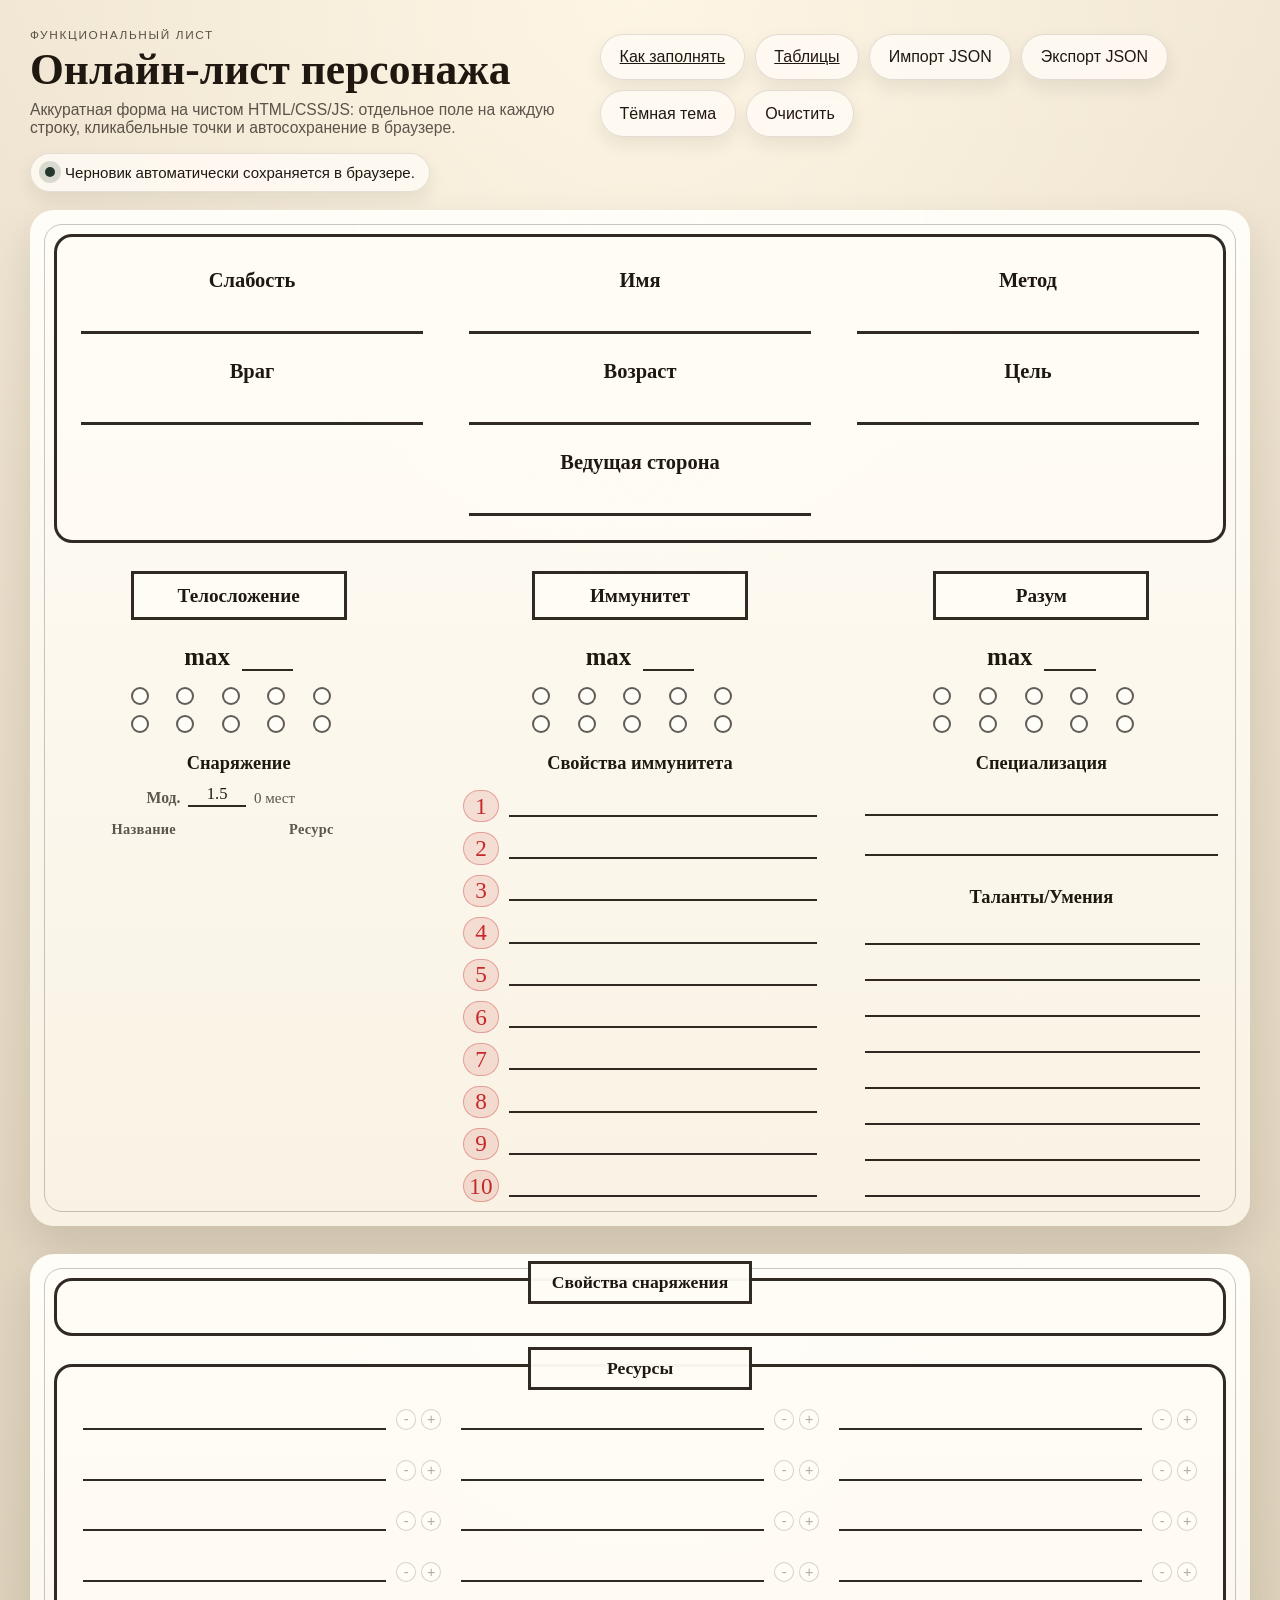
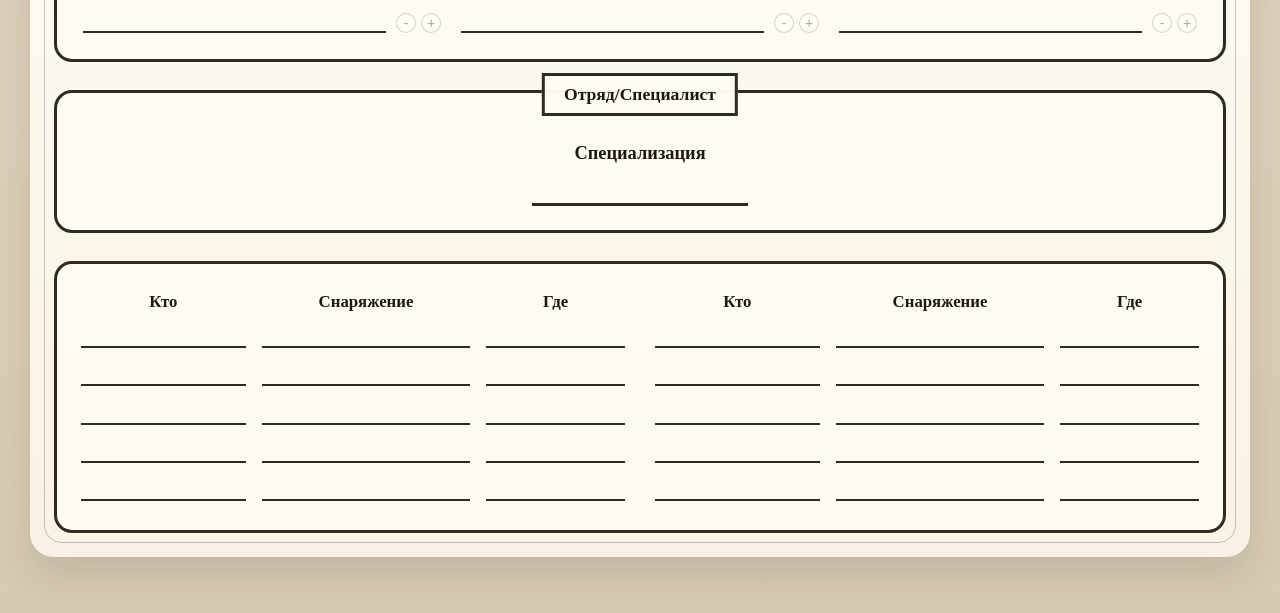
<file: index.html>
<!DOCTYPE html>
<html lang="ru">
  <head>
    <meta charset="UTF-8" />
    <meta name="viewport" content="width=device-width, initial-scale=1.0" />
    <title>Онлайн-лист персонажа</title>
    <link rel="stylesheet" href="styles.css?v=20260407-19" />
  </head>
  <body>
    <main class="app-shell">
      <section class="topbar no-print">
        <div class="topbar__text">
          <p class="eyebrow">Функциональный лист</p>
          <h1>Онлайн-лист персонажа</h1>
          <p class="helper">
            Аккуратная форма на чистом HTML/CSS/JS: отдельное поле на каждую строку,
            кликабельные точки и автосохранение в браузере.
          </p>
        </div>
        <div class="topbar__actions">
          <a class="action-button" href="guide.html">Как заполнять</a>
          <a class="action-button" href="tables.html">Таблицы</a>
          <button type="button" class="action-button" id="import-json">
            Импорт JSON
          </button>
          <button type="button" class="action-button" id="export-json">
            Экспорт JSON
          </button>
          <button type="button" class="action-button" id="theme-toggle" aria-pressed="false">
            Тёмная тема
          </button>
          <button type="button" class="action-button action-button--danger" id="reset-sheet">
            Очистить
          </button>
        </div>
        <input type="file" id="import-json-file" class="visually-hidden" accept=".json,application/json" />
      </section>

      <section class="status-card no-print" aria-live="polite" id="save-status">
        Черновик автоматически сохраняется в браузере.
      </section>

      <section class="pages">
        <article class="sheet-page">
          <section class="sheet-card identity-card">
            <div class="identity-grid">
              <label class="field-block field-block--weakness">
                <span class="field-block__label">Слабость</span>
                <span class="line-input line-input--center"><input type="text" data-field="weakness" /></span>
              </label>

              <label class="field-block field-block--name field-block--center">
                <span class="field-block__label field-block__label--large">Имя</span>
                <span class="line-input line-input--center"><input type="text" data-field="name" /></span>
              </label>

              <label class="field-block field-block--method field-block--center">
                <span class="field-block__label">Метод</span>
                <span class="line-input line-input--center"><input type="text" data-field="method" /></span>
              </label>

              <label class="field-block field-block--enemy">
                <span class="field-block__label">Враг</span>
                <span class="line-input line-input--center"><input type="text" data-field="enemy" /></span>
              </label>

              <label class="field-block field-block--age field-block--narrow field-block--center">
                <span class="field-block__label">Возраст</span>
                <span class="line-input line-input--center"><input type="text" data-field="age" /></span>
              </label>

              <label class="field-block field-block--goal field-block--center">
                <span class="field-block__label">Цель</span>
                <span class="line-input line-input--center"><input type="text" data-field="goal" /></span>
              </label>

              <label class="field-block field-block--dominant field-block--wide field-block--center">
                <span class="field-block__label field-block__label--large">Ведущая сторона</span>
                <span class="line-input line-input--center"><input type="text" data-field="dominantSide" /></span>
              </label>
            </div>
          </section>

          <section class="stat-grid">
            <section class="stat-panel">
              <div class="ribbon">Телосложение</div>
              <div class="track-head">
                <span class="track-head__label">max</span>
                <label class="line-input line-input--mini line-input--center">
                  <input type="text" data-field="bodyMax" />
                </label>
              </div>
              <div
                class="track track--two-row"
                data-track="bodyDots"
                data-count="10"
                data-label="Телосложение"
              ></div>
              <h3 class="mini-title">Снаряжение</h3>
              <div class="sub-control">
                <span class="sub-control__label">Мод.</span>
                <label class="line-input line-input--micro line-input--center">
                  <input type="text" data-field="equipmentMultiplier" data-default-value="1.5" />
                </label>
                <span class="sub-control__meta" id="equipment-capacity">0 мест</span>
              </div>
              <div class="equipment-legend" aria-hidden="true">
                <span class="equipment-legend__name">Название</span>
                <span class="equipment-legend__resource">Ресурс</span>
              </div>
              <div
                class="line-list line-list--indexed"
                data-line-list
                data-prefix="equipment"
                data-count="30"
                data-label="Снаряжение"
                data-indexed="true"
                data-dynamic-limit-field="bodyMax"
                data-dynamic-limit-multiplier-field="equipmentMultiplier"
                data-capacity-display-id="equipment-capacity"
                data-secondary-prefix="equipmentCondition"
                data-secondary-placeholder="проч/кач"
                data-secondary-label="Качество и прочность"
                data-secondary-tone="durability"
                data-transfer-target="resource"
                data-transfer-state-prefix="equipmentResource"
                data-transfer-label="Перенести в ресурсы"
              ></div>
            </section>

            <section class="stat-panel stat-panel--center">
              <div class="ribbon">Иммунитет</div>
              <div class="track-head">
                <span class="track-head__label">max</span>
                <label class="line-input line-input--mini line-input--center">
                  <input type="text" data-field="immunityMax" />
                </label>
              </div>
              <div
                class="track track--two-row"
                data-track="immunityDots"
                data-count="10"
                data-label="Иммунитет"
              ></div>
              <h3 class="mini-title">Свойства иммунитета</h3>
              <div
                class="line-list line-list--indexed line-list--centered"
                data-line-list
                data-prefix="immunityTrait"
                data-count="10"
                data-label="Свойство иммунитета"
                data-indexed="true"
                data-threshold-field="immunityMax"
              ></div>
            </section>

            <section class="stat-panel">
              <div class="ribbon">Разум</div>
              <div class="track-head">
                <span class="track-head__label">max</span>
                <label class="line-input line-input--mini line-input--center">
                  <input type="text" data-field="mindMax" />
                </label>
              </div>
              <div
                class="track track--two-row"
                data-track="mindDots"
                data-count="10"
                data-label="Разум"
              ></div>
              <h3 class="mini-title">Специализация</h3>
              <div
                class="line-list line-list--compact"
                data-line-list
                data-prefix="specialization"
                data-count="2"
                data-label="Специализация"
              ></div>
              <h3 class="mini-title mini-title--spaced">Таланты/Умения</h3>
              <div
                class="talent-tree"
                data-talent-tree
                data-prefix="talent"
                data-count="8"
                data-skill-count="6"
                data-label="Талант"
              ></div>
            </section>
          </section>
        </article>

        <article class="sheet-page">
          <section class="sheet-card stacked-card">
            <div class="box-title">Свойства снаряжения</div>
            <div
              class="equipment-properties"
              data-equipment-properties
              data-count="30"
              data-max-pairs="14"
              data-label="Свойство снаряжения"
            ></div>
          </section>

          <section class="sheet-card stacked-card">
            <div class="box-title">Ресурсы</div>
            <div
              class="line-list line-list--wide line-list--resource-grid"
              data-line-list
              data-prefix="resource"
              data-count="15"
              data-label="Ресурс"
              data-resource-controls="true"
            ></div>
          </section>

          <section class="sheet-card squad-card">
            <div class="box-title">Отряд/Специалист</div>
            <div
              class="track track--single-row"
              data-track="squadDots"
              data-count="10"
              data-track-limit-field="mindMax"
              data-label="Отряд или специалист"
            ></div>
            <label class="field-block field-block--wide field-block--center">
              <span class="field-block__label">Специализация</span>
              <span class="line-input line-input--center"><input type="text" data-field="squadSpecialization" /></span>
            </label>
          </section>

          <section class="sheet-card contacts-card">
            <div class="contacts-grid">
              <div class="contacts-group">
                <div class="contact-column">
                  <h3 class="contacts-title">Кто</h3>
                  <div class="line-list line-list--tight" data-line-list data-prefix="leftWho" data-count="5" data-label="Кто слева"></div>
                </div>
                <div class="contact-column">
                  <h3 class="contacts-title">Снаряжение</h3>
                  <div class="line-list line-list--tight" data-line-list data-prefix="leftGear" data-count="5" data-label="Снаряжение слева"></div>
                </div>
                <div class="contact-column">
                  <h3 class="contacts-title">Где</h3>
                  <div class="line-list line-list--tight" data-line-list data-prefix="leftWhere" data-count="5" data-label="Где слева"></div>
                </div>
              </div>
              <div class="contacts-group">
                <div class="contact-column">
                  <h3 class="contacts-title">Кто</h3>
                  <div class="line-list line-list--tight" data-line-list data-prefix="rightWho" data-count="5" data-label="Кто справа"></div>
                </div>
                <div class="contact-column">
                  <h3 class="contacts-title">Снаряжение</h3>
                  <div class="line-list line-list--tight" data-line-list data-prefix="rightGear" data-count="5" data-label="Снаряжение справа"></div>
                </div>
                <div class="contact-column">
                  <h3 class="contacts-title">Где</h3>
                  <div class="line-list line-list--tight" data-line-list data-prefix="rightWhere" data-count="5" data-label="Где справа"></div>
                </div>
              </div>
            </div>
          </section>
        </article>
      </section>
    </main>

    <script src="script.js?v=20260407-19"></script>
  </body>
</html>
</file>
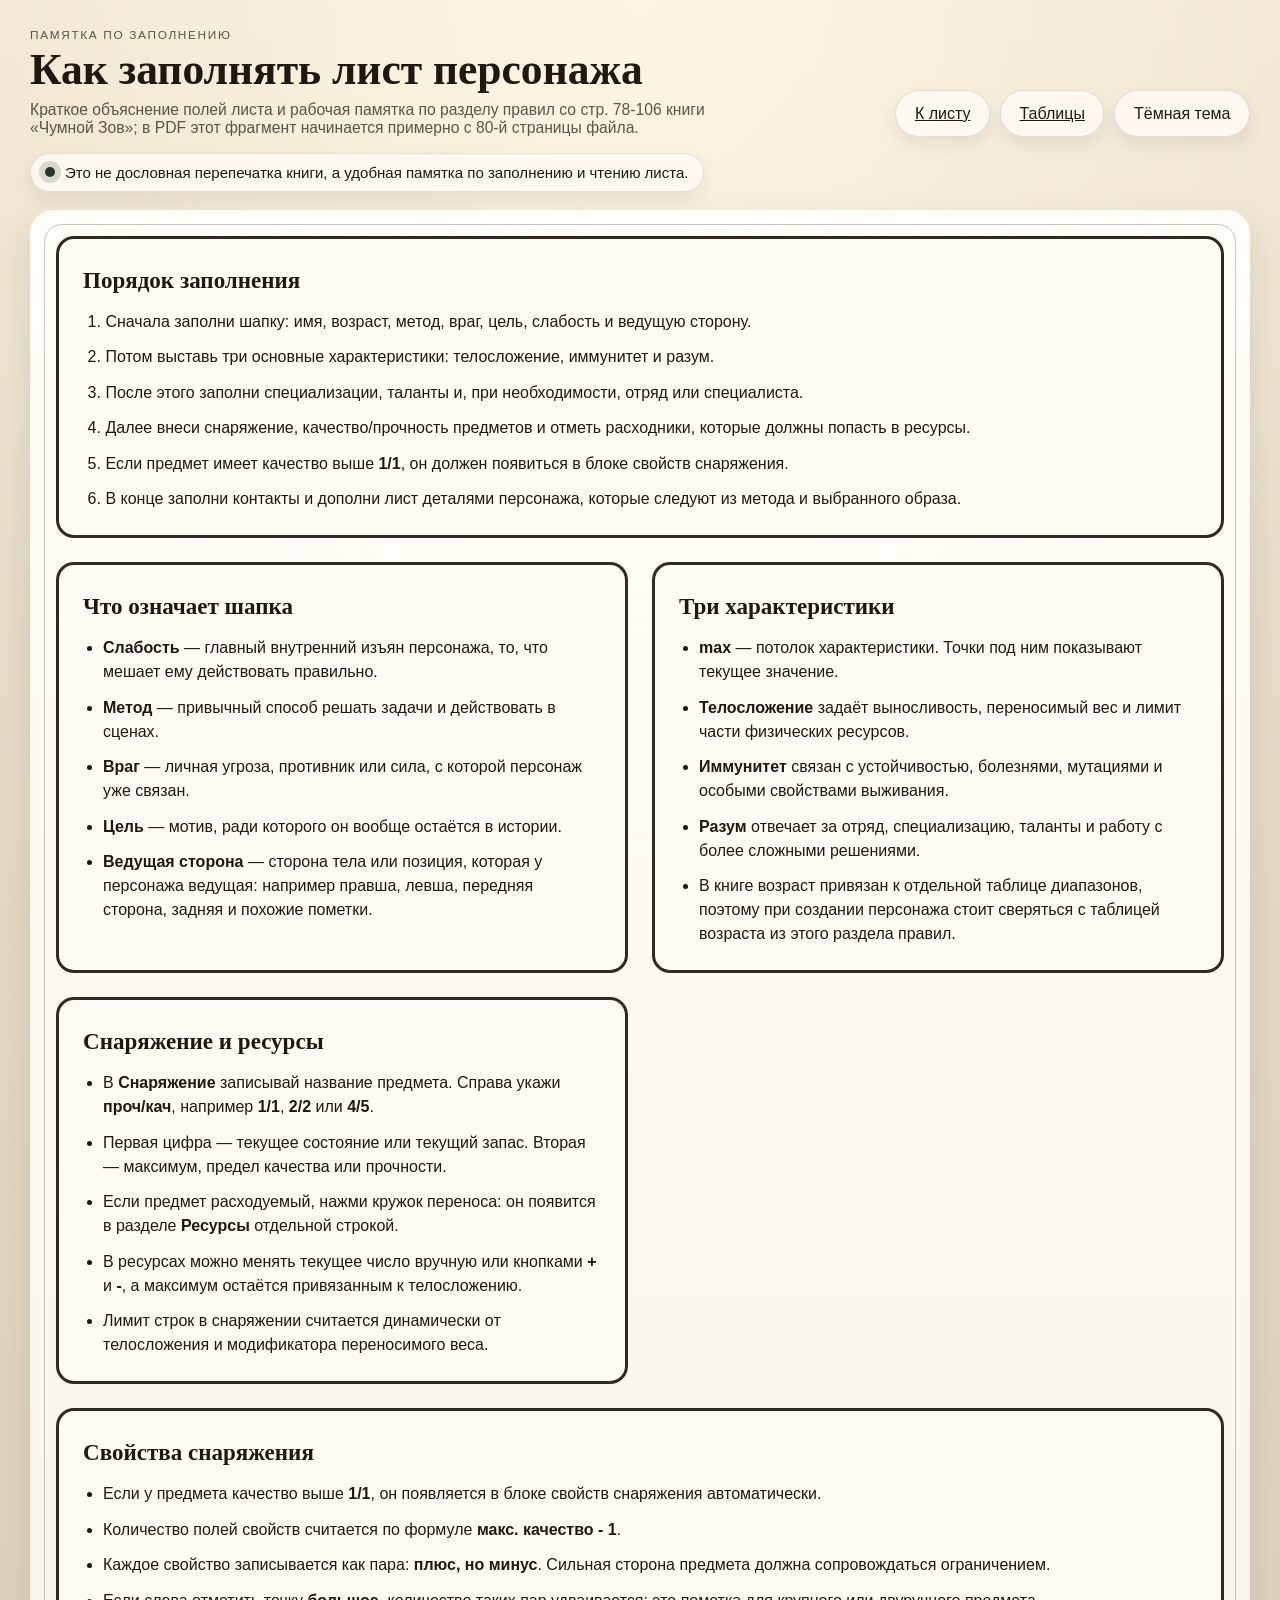
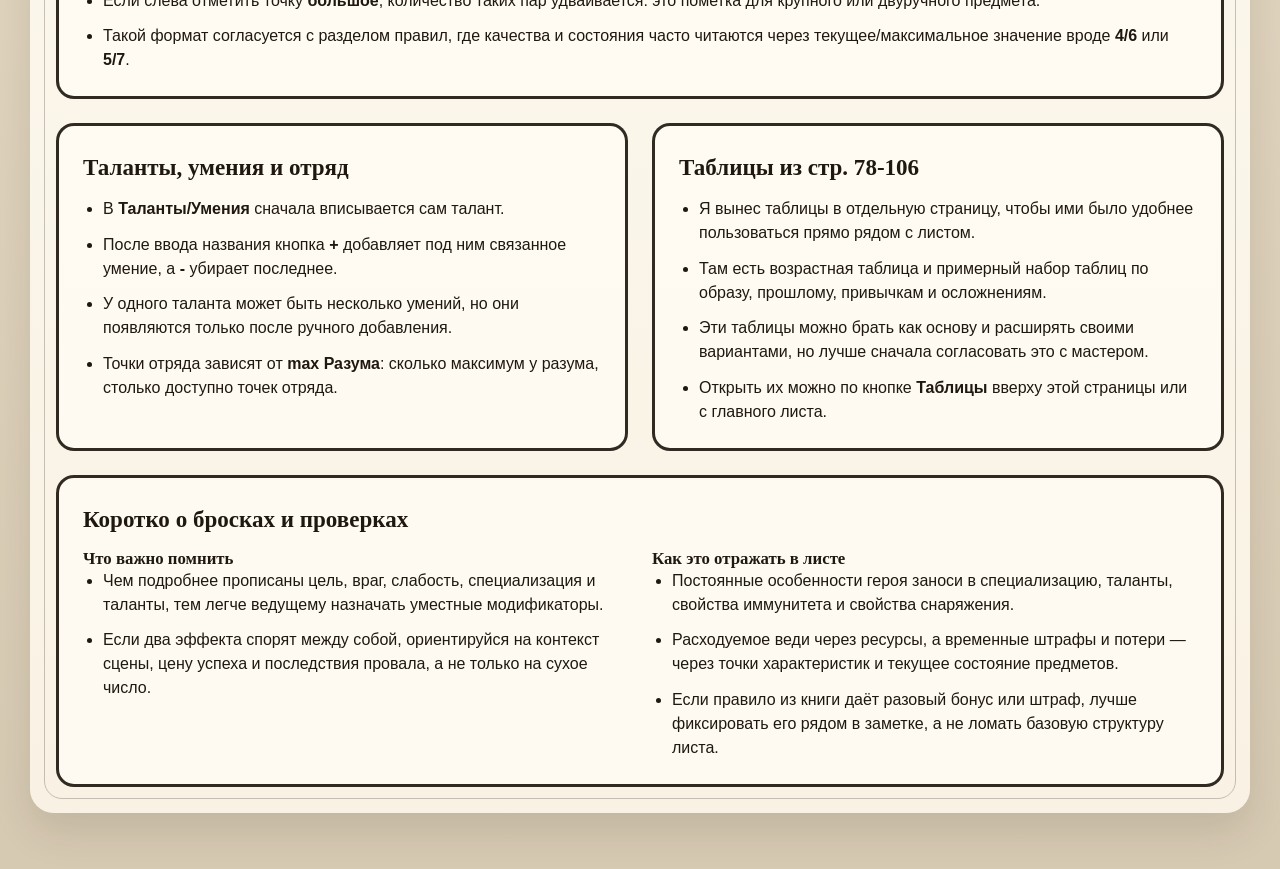
<file: guide.html>
<!DOCTYPE html>
<html lang="ru">
  <head>
    <meta charset="UTF-8" />
    <meta name="viewport" content="width=device-width, initial-scale=1.0" />
    <title>Как заполнять лист персонажа</title>
    <link rel="stylesheet" href="styles.css?v=20260407-19" />
  </head>
  <body>
    <main class="app-shell">
      <section class="topbar no-print">
        <div class="topbar__text">
          <p class="eyebrow">Памятка по заполнению</p>
          <h1>Как заполнять лист персонажа</h1>
          <p class="helper">
            Краткое объяснение полей листа и рабочая памятка по разделу правил со стр. 78-106
            книги «Чумной Зов»; в PDF этот фрагмент начинается примерно с 80-й страницы файла.
          </p>
        </div>
        <div class="topbar__actions">
          <a class="action-button" href="index.html">К листу</a>
          <a class="action-button" href="tables.html">Таблицы</a>
          <button type="button" class="action-button" id="guide-theme-toggle" aria-pressed="false">
            Тёмная тема
          </button>
        </div>
      </section>

      <section class="status-card no-print">
        Это не дословная перепечатка книги, а удобная памятка по заполнению и чтению листа.
      </section>

      <article class="sheet-page guide-page">
        <section class="guide-grid">
          <section class="sheet-card guide-card guide-card--wide">
            <h2>Порядок заполнения</h2>
            <ol class="guide-list guide-list--ordered">
              <li>Сначала заполни шапку: имя, возраст, метод, враг, цель, слабость и ведущую сторону.</li>
              <li>Потом выставь три основные характеристики: телосложение, иммунитет и разум.</li>
              <li>После этого заполни специализации, таланты и, при необходимости, отряд или специалиста.</li>
              <li>Далее внеси снаряжение, качество/прочность предметов и отметь расходники, которые должны попасть в ресурсы.</li>
              <li>Если предмет имеет качество выше <strong>1/1</strong>, он должен появиться в блоке свойств снаряжения.</li>
              <li>В конце заполни контакты и дополни лист деталями персонажа, которые следуют из метода и выбранного образа.</li>
            </ol>
          </section>

          <section class="sheet-card guide-card">
            <h2>Что означает шапка</h2>
            <ul class="guide-list">
              <li><strong>Слабость</strong> — главный внутренний изъян персонажа, то, что мешает ему действовать правильно.</li>
              <li><strong>Метод</strong> — привычный способ решать задачи и действовать в сценах.</li>
              <li><strong>Враг</strong> — личная угроза, противник или сила, с которой персонаж уже связан.</li>
              <li><strong>Цель</strong> — мотив, ради которого он вообще остаётся в истории.</li>
              <li><strong>Ведущая сторона</strong> — сторона тела или позиция, которая у персонажа ведущая: например правша, левша, передняя сторона, задняя и похожие пометки.</li>
            </ul>
          </section>

          <section class="sheet-card guide-card">
            <h2>Три характеристики</h2>
            <ul class="guide-list">
              <li><strong>max</strong> — потолок характеристики. Точки под ним показывают текущее значение.</li>
              <li><strong>Телосложение</strong> задаёт выносливость, переносимый вес и лимит части физических ресурсов.</li>
              <li><strong>Иммунитет</strong> связан с устойчивостью, болезнями, мутациями и особыми свойствами выживания.</li>
              <li><strong>Разум</strong> отвечает за отряд, специализацию, таланты и работу с более сложными решениями.</li>
              <li>В книге возраст привязан к отдельной таблице диапазонов, поэтому при создании персонажа стоит сверяться с таблицей возраста из этого раздела правил.</li>
            </ul>
          </section>

          <section class="sheet-card guide-card">
            <h2>Снаряжение и ресурсы</h2>
            <ul class="guide-list">
              <li>В <strong>Снаряжение</strong> записывай название предмета. Справа укажи <strong>проч/кач</strong>, например <strong>1/1</strong>, <strong>2/2</strong> или <strong>4/5</strong>.</li>
              <li>Первая цифра — текущее состояние или текущий запас. Вторая — максимум, предел качества или прочности.</li>
              <li>Если предмет расходуемый, нажми кружок переноса: он появится в разделе <strong>Ресурсы</strong> отдельной строкой.</li>
              <li>В ресурсах можно менять текущее число вручную или кнопками <strong>+</strong> и <strong>-</strong>, а максимум остаётся привязанным к телосложению.</li>
              <li>Лимит строк в снаряжении считается динамически от телосложения и модификатора переносимого веса.</li>
            </ul>
          </section>

          <section class="sheet-card guide-card guide-card--wide">
            <h2>Свойства снаряжения</h2>
            <ul class="guide-list">
              <li>Если у предмета качество выше <strong>1/1</strong>, он появляется в блоке свойств снаряжения автоматически.</li>
              <li>Количество полей свойств считается по формуле <strong>макс. качество - 1</strong>.</li>
              <li>Каждое свойство записывается как пара: <strong>плюс, но минус</strong>. Сильная сторона предмета должна сопровождаться ограничением.</li>
              <li>Если слева отметить точку <strong>большое</strong>, количество таких пар удваивается: это пометка для крупного или двуручного предмета.</li>
              <li>Такой формат согласуется с разделом правил, где качества и состояния часто читаются через текущее/максимальное значение вроде <strong>4/6</strong> или <strong>5/7</strong>.</li>
            </ul>
          </section>

          <section class="sheet-card guide-card">
            <h2>Таланты, умения и отряд</h2>
            <ul class="guide-list">
              <li>В <strong>Таланты/Умения</strong> сначала вписывается сам талант.</li>
              <li>После ввода названия кнопка <strong>+</strong> добавляет под ним связанное умение, а <strong>-</strong> убирает последнее.</li>
              <li>У одного таланта может быть несколько умений, но они появляются только после ручного добавления.</li>
              <li>Точки отряда зависят от <strong>max Разума</strong>: сколько максимум у разума, столько доступно точек отряда.</li>
            </ul>
          </section>

          <section class="sheet-card guide-card">
            <h2>Таблицы из стр. 78-106</h2>
            <ul class="guide-list">
              <li>Я вынес таблицы в отдельную страницу, чтобы ими было удобнее пользоваться прямо рядом с листом.</li>
              <li>Там есть возрастная таблица и примерный набор таблиц по образу, прошлому, привычкам и осложнениям.</li>
              <li>Эти таблицы можно брать как основу и расширять своими вариантами, но лучше сначала согласовать это с мастером.</li>
              <li>Открыть их можно по кнопке <strong>Таблицы</strong> вверху этой страницы или с главного листа.</li>
            </ul>
          </section>

          <section class="sheet-card guide-card guide-card--wide">
            <h2>Коротко о бросках и проверках</h2>
            <div class="guide-columns">
              <div>
                <h3>Что важно помнить</h3>
                <ul class="guide-list">
                  <li>Чем подробнее прописаны цель, враг, слабость, специализация и таланты, тем легче ведущему назначать уместные модификаторы.</li>
                  <li>Если два эффекта спорят между собой, ориентируйся на контекст сцены, цену успеха и последствия провала, а не только на сухое число.</li>
                </ul>
              </div>
              <div>
                <h3>Как это отражать в листе</h3>
                <ul class="guide-list">
                  <li>Постоянные особенности героя заноси в специализацию, таланты, свойства иммунитета и свойства снаряжения.</li>
                  <li>Расходуемое веди через ресурсы, а временные штрафы и потери — через точки характеристик и текущее состояние предметов.</li>
                  <li>Если правило из книги даёт разовый бонус или штраф, лучше фиксировать его рядом в заметке, а не ломать базовую структуру листа.</li>
                </ul>
              </div>
            </div>
          </section>
        </section>
      </article>
    </main>

    <script>
      const THEME_KEY = "mama1-theme";
      const themeToggle = document.getElementById("guide-theme-toggle");
      const savedTheme = localStorage.getItem(THEME_KEY) || "light";

      document.body.dataset.theme = savedTheme;
      themeToggle.setAttribute("aria-pressed", String(savedTheme === "dark"));
      themeToggle.textContent = savedTheme === "dark" ? "Светлая тема" : "Тёмная тема";

      themeToggle.addEventListener("click", () => {
        const nextTheme = document.body.dataset.theme === "dark" ? "light" : "dark";
        document.body.dataset.theme = nextTheme;
        localStorage.setItem(THEME_KEY, nextTheme);
        themeToggle.setAttribute("aria-pressed", String(nextTheme === "dark"));
        themeToggle.textContent = nextTheme === "dark" ? "Светлая тема" : "Тёмная тема";
      });
    </script>
  </body>
</html>
</file>
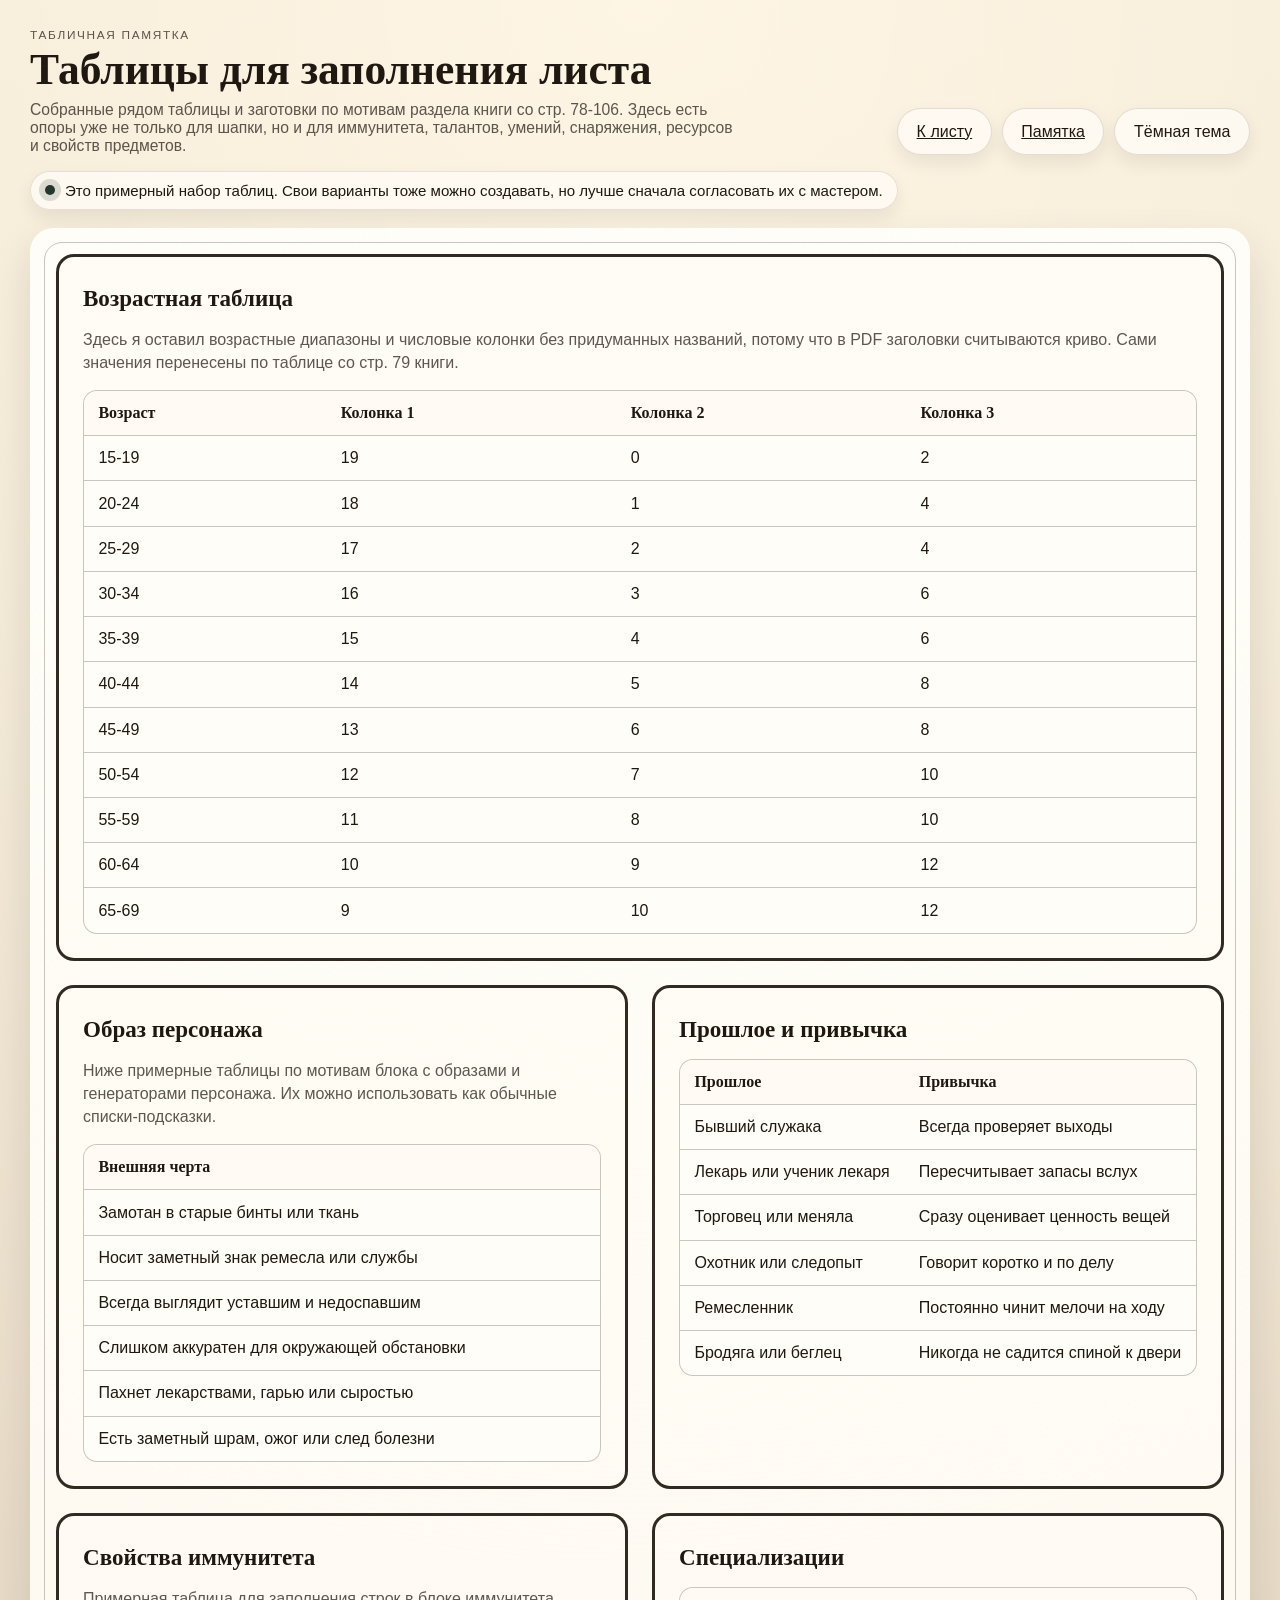
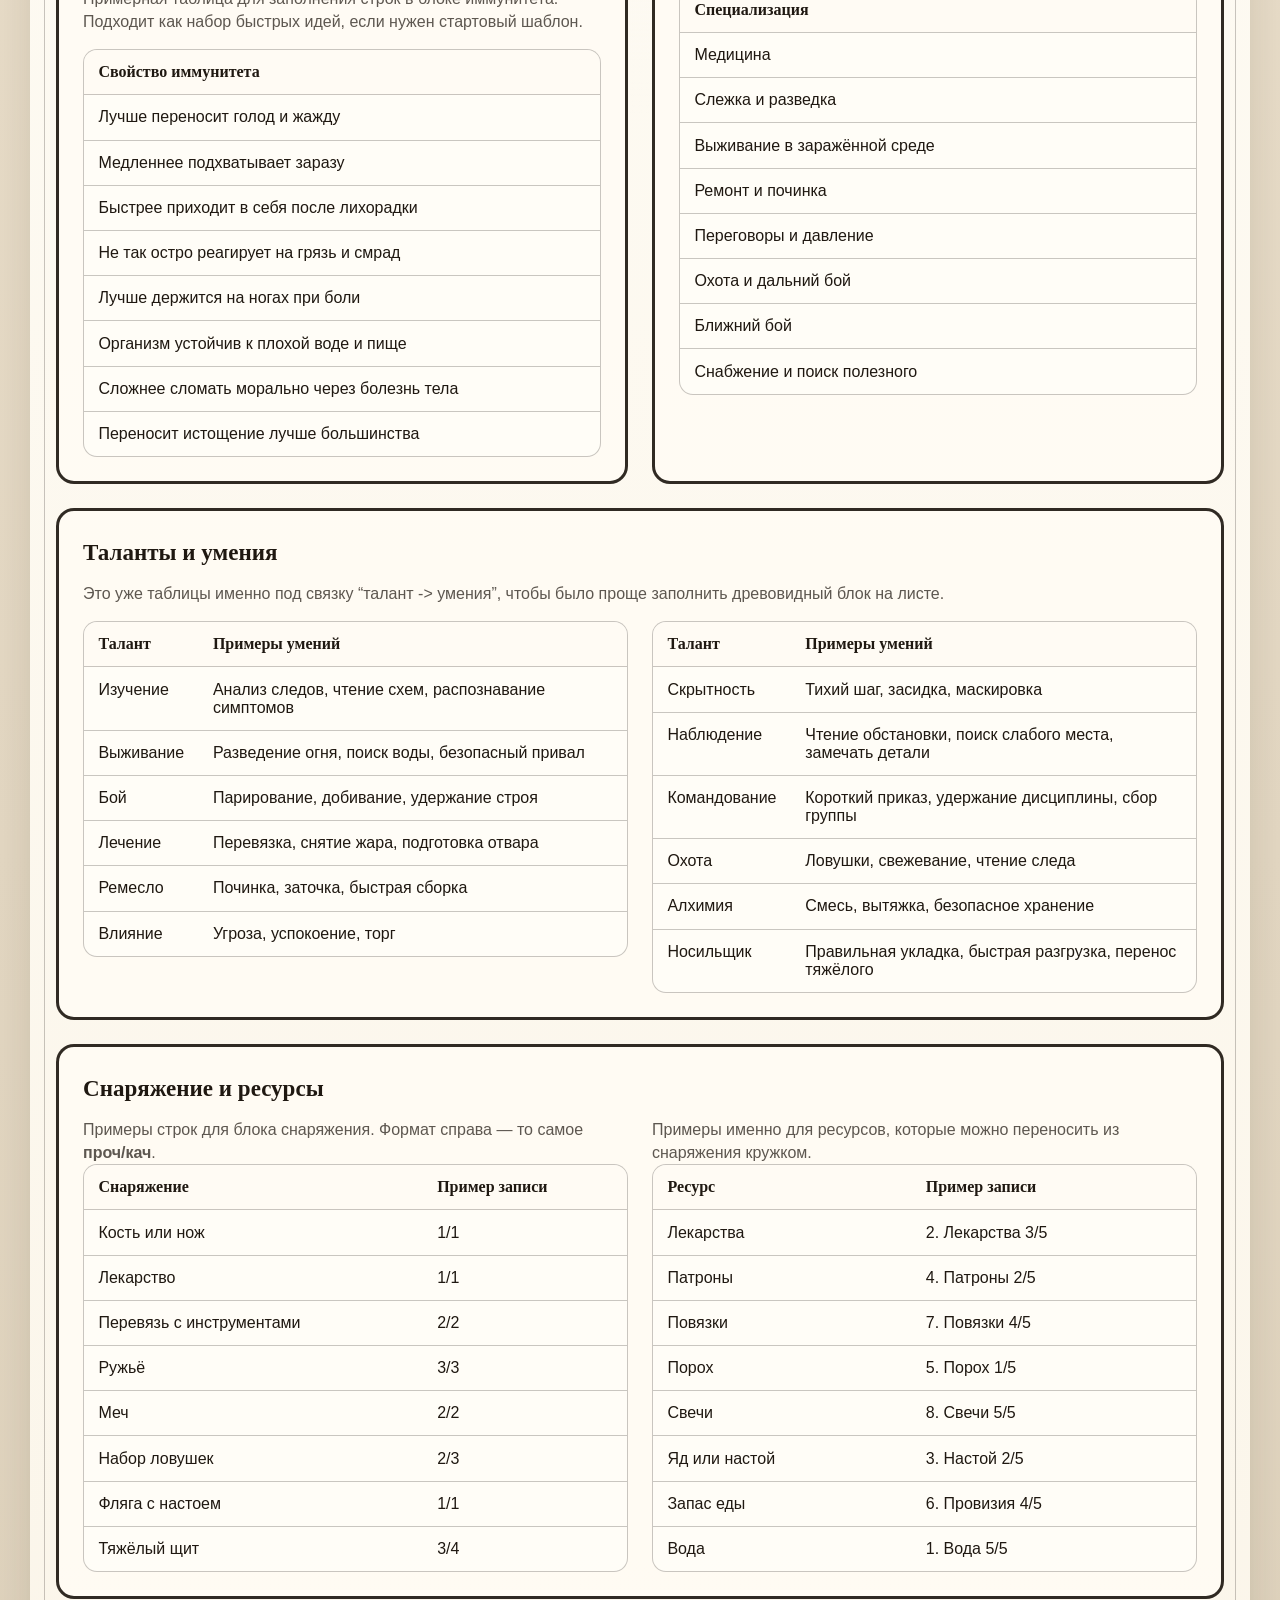
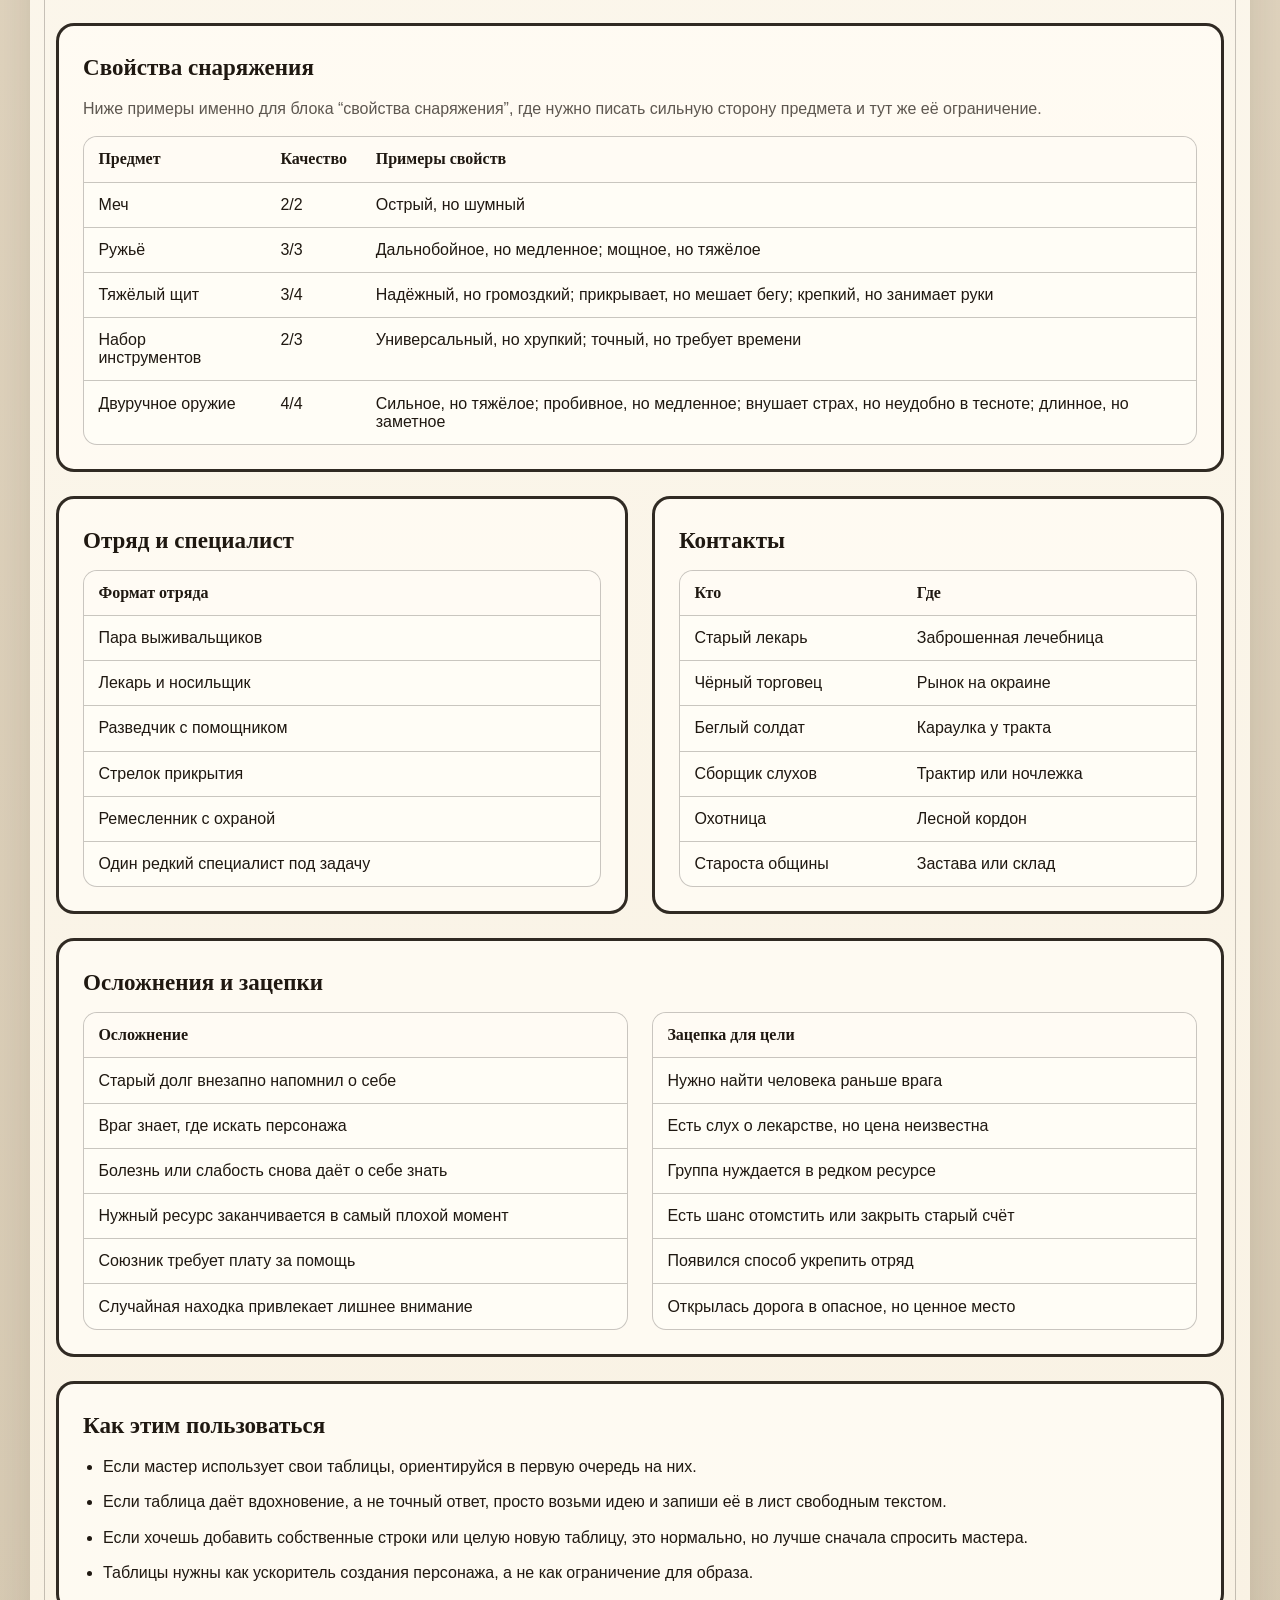
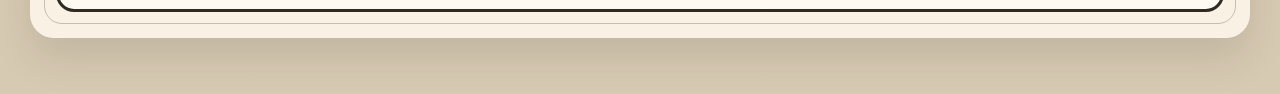
<file: tables.html>
<!DOCTYPE html>
<html lang="ru">
  <head>
    <meta charset="UTF-8" />
    <meta name="viewport" content="width=device-width, initial-scale=1.0" />
    <title>Таблицы для заполнения листа</title>
    <link rel="stylesheet" href="styles.css?v=20260407-19" />
  </head>
  <body>
    <main class="app-shell">
      <section class="topbar no-print">
        <div class="topbar__text">
          <p class="eyebrow">Табличная памятка</p>
          <h1>Таблицы для заполнения листа</h1>
          <p class="helper">
            Собранные рядом таблицы и заготовки по мотивам раздела книги со стр. 78-106.
            Здесь есть опоры уже не только для шапки, но и для иммунитета, талантов,
            умений, снаряжения, ресурсов и свойств предметов.
          </p>
        </div>
        <div class="topbar__actions">
          <a class="action-button" href="index.html">К листу</a>
          <a class="action-button" href="guide.html">Памятка</a>
          <button type="button" class="action-button" id="tables-theme-toggle" aria-pressed="false">
            Тёмная тема
          </button>
        </div>
      </section>

      <section class="status-card no-print">
        Это примерный набор таблиц. Свои варианты тоже можно создавать, но лучше сначала согласовать их с мастером.
      </section>

      <article class="sheet-page guide-page">
        <section class="guide-grid">
          <section class="sheet-card guide-card guide-card--wide">
            <h2>Возрастная таблица</h2>
            <p class="guide-note">
              Здесь я оставил возрастные диапазоны и числовые колонки без придуманных названий, потому что в PDF заголовки считываются криво. Сами значения перенесены по таблице со стр. 79 книги.
            </p>
            <div class="guide-table-wrap">
              <table class="guide-table">
                <thead>
                  <tr>
                    <th>Возраст</th>
                    <th>Колонка 1</th>
                    <th>Колонка 2</th>
                    <th>Колонка 3</th>
                  </tr>
                </thead>
                <tbody>
                  <tr><td>15-19</td><td>19</td><td>0</td><td>2</td></tr>
                  <tr><td>20-24</td><td>18</td><td>1</td><td>4</td></tr>
                  <tr><td>25-29</td><td>17</td><td>2</td><td>4</td></tr>
                  <tr><td>30-34</td><td>16</td><td>3</td><td>6</td></tr>
                  <tr><td>35-39</td><td>15</td><td>4</td><td>6</td></tr>
                  <tr><td>40-44</td><td>14</td><td>5</td><td>8</td></tr>
                  <tr><td>45-49</td><td>13</td><td>6</td><td>8</td></tr>
                  <tr><td>50-54</td><td>12</td><td>7</td><td>10</td></tr>
                  <tr><td>55-59</td><td>11</td><td>8</td><td>10</td></tr>
                  <tr><td>60-64</td><td>10</td><td>9</td><td>12</td></tr>
                  <tr><td>65-69</td><td>9</td><td>10</td><td>12</td></tr>
                </tbody>
              </table>
            </div>
          </section>

          <section class="sheet-card guide-card">
            <h2>Образ персонажа</h2>
            <p class="guide-note">
              Ниже примерные таблицы по мотивам блока с образами и генераторами персонажа. Их можно использовать как обычные списки-подсказки.
            </p>
            <div class="guide-table-wrap">
              <table class="guide-table">
                <thead>
                  <tr>
                        <th>Внешняя черта</th>
                  </tr>
                </thead>
                <tbody>
                  <tr><td>Замотан в старые бинты или ткань</td></tr>
                  <tr><td>Носит заметный знак ремесла или службы</td></tr>
                  <tr><td>Всегда выглядит уставшим и недоспавшим</td></tr>
                  <tr><td>Слишком аккуратен для окружающей обстановки</td></tr>
                  <tr><td>Пахнет лекарствами, гарью или сыростью</td></tr>
                  <tr><td>Есть заметный шрам, ожог или след болезни</td></tr>
                </tbody>
              </table>
            </div>
          </section>

          <section class="sheet-card guide-card">
            <h2>Прошлое и привычка</h2>
            <div class="guide-table-wrap">
              <table class="guide-table">
                <thead>
                  <tr>
                    <th>Прошлое</th>
                    <th>Привычка</th>
                  </tr>
                </thead>
                <tbody>
                  <tr><td>Бывший служака</td><td>Всегда проверяет выходы</td></tr>
                  <tr><td>Лекарь или ученик лекаря</td><td>Пересчитывает запасы вслух</td></tr>
                  <tr><td>Торговец или меняла</td><td>Сразу оценивает ценность вещей</td></tr>
                  <tr><td>Охотник или следопыт</td><td>Говорит коротко и по делу</td></tr>
                  <tr><td>Ремесленник</td><td>Постоянно чинит мелочи на ходу</td></tr>
                  <tr><td>Бродяга или беглец</td><td>Никогда не садится спиной к двери</td></tr>
                </tbody>
              </table>
            </div>
          </section>

          <section class="sheet-card guide-card">
            <h2>Свойства иммунитета</h2>
            <p class="guide-note">
              Примерная таблица для заполнения строк в блоке иммунитета. Подходит как набор быстрых идей, если нужен стартовый шаблон.
            </p>
            <div class="guide-table-wrap">
              <table class="guide-table">
                <thead>
                  <tr>
                    <th>Свойство иммунитета</th>
                  </tr>
                </thead>
                <tbody>
                  <tr><td>Лучше переносит голод и жажду</td></tr>
                  <tr><td>Медленнее подхватывает заразу</td></tr>
                  <tr><td>Быстрее приходит в себя после лихорадки</td></tr>
                  <tr><td>Не так остро реагирует на грязь и смрад</td></tr>
                  <tr><td>Лучше держится на ногах при боли</td></tr>
                  <tr><td>Организм устойчив к плохой воде и пище</td></tr>
                  <tr><td>Сложнее сломать морально через болезнь тела</td></tr>
                  <tr><td>Переносит истощение лучше большинства</td></tr>
                </tbody>
              </table>
            </div>
          </section>

          <section class="sheet-card guide-card">
            <h2>Специализации</h2>
            <div class="guide-table-wrap">
              <table class="guide-table">
                <thead>
                  <tr>
                    <th>Специализация</th>
                  </tr>
                </thead>
                <tbody>
                  <tr><td>Медицина</td></tr>
                  <tr><td>Слежка и разведка</td></tr>
                  <tr><td>Выживание в заражённой среде</td></tr>
                  <tr><td>Ремонт и починка</td></tr>
                  <tr><td>Переговоры и давление</td></tr>
                  <tr><td>Охота и дальний бой</td></tr>
                  <tr><td>Ближний бой</td></tr>
                  <tr><td>Снабжение и поиск полезного</td></tr>
                </tbody>
              </table>
            </div>
          </section>

          <section class="sheet-card guide-card guide-card--wide">
            <h2>Таланты и умения</h2>
            <p class="guide-note">
              Это уже таблицы именно под связку “талант -> умения”, чтобы было проще заполнить древовидный блок на листе.
            </p>
            <div class="guide-columns">
              <div>
                <div class="guide-table-wrap">
                  <table class="guide-table">
                    <thead>
                      <tr>
                        <th>Талант</th>
                        <th>Примеры умений</th>
                      </tr>
                    </thead>
                    <tbody>
                      <tr><td>Изучение</td><td>Анализ следов, чтение схем, распознавание симптомов</td></tr>
                      <tr><td>Выживание</td><td>Разведение огня, поиск воды, безопасный привал</td></tr>
                      <tr><td>Бой</td><td>Парирование, добивание, удержание строя</td></tr>
                      <tr><td>Лечение</td><td>Перевязка, снятие жара, подготовка отвара</td></tr>
                      <tr><td>Ремесло</td><td>Починка, заточка, быстрая сборка</td></tr>
                      <tr><td>Влияние</td><td>Угроза, успокоение, торг</td></tr>
                    </tbody>
                  </table>
                </div>
              </div>
              <div>
                <div class="guide-table-wrap">
                  <table class="guide-table">
                    <thead>
                      <tr>
                        <th>Талант</th>
                        <th>Примеры умений</th>
                      </tr>
                    </thead>
                    <tbody>
                      <tr><td>Скрытность</td><td>Тихий шаг, засидка, маскировка</td></tr>
                      <tr><td>Наблюдение</td><td>Чтение обстановки, поиск слабого места, замечать детали</td></tr>
                      <tr><td>Командование</td><td>Короткий приказ, удержание дисциплины, сбор группы</td></tr>
                      <tr><td>Охота</td><td>Ловушки, свежевание, чтение следа</td></tr>
                      <tr><td>Алхимия</td><td>Смесь, вытяжка, безопасное хранение</td></tr>
                      <tr><td>Носильщик</td><td>Правильная укладка, быстрая разгрузка, перенос тяжёлого</td></tr>
                    </tbody>
                  </table>
                </div>
              </div>
            </div>
          </section>

          <section class="sheet-card guide-card guide-card--wide">
            <h2>Снаряжение и ресурсы</h2>
            <div class="guide-columns">
              <div>
                <p class="guide-note">
                  Примеры строк для блока снаряжения. Формат справа — то самое <strong>проч/кач</strong>.
                </p>
                <div class="guide-table-wrap">
                  <table class="guide-table">
                    <thead>
                      <tr>
                        <th>Снаряжение</th>
                        <th>Пример записи</th>
                      </tr>
                    </thead>
                    <tbody>
                      <tr><td>Кость или нож</td><td>1/1</td></tr>
                      <tr><td>Лекарство</td><td>1/1</td></tr>
                      <tr><td>Перевязь с инструментами</td><td>2/2</td></tr>
                      <tr><td>Ружьё</td><td>3/3</td></tr>
                      <tr><td>Меч</td><td>2/2</td></tr>
                      <tr><td>Набор ловушек</td><td>2/3</td></tr>
                      <tr><td>Фляга с настоем</td><td>1/1</td></tr>
                      <tr><td>Тяжёлый щит</td><td>3/4</td></tr>
                    </tbody>
                  </table>
                </div>
              </div>
              <div>
                <p class="guide-note">
                  Примеры именно для ресурсов, которые можно переносить из снаряжения кружком.
                </p>
                <div class="guide-table-wrap">
                  <table class="guide-table">
                    <thead>
                      <tr>
                        <th>Ресурс</th>
                        <th>Пример записи</th>
                      </tr>
                    </thead>
                    <tbody>
                      <tr><td>Лекарства</td><td>2. Лекарства 3/5</td></tr>
                      <tr><td>Патроны</td><td>4. Патроны 2/5</td></tr>
                      <tr><td>Повязки</td><td>7. Повязки 4/5</td></tr>
                      <tr><td>Порох</td><td>5. Порох 1/5</td></tr>
                      <tr><td>Свечи</td><td>8. Свечи 5/5</td></tr>
                      <tr><td>Яд или настой</td><td>3. Настой 2/5</td></tr>
                      <tr><td>Запас еды</td><td>6. Провизия 4/5</td></tr>
                      <tr><td>Вода</td><td>1. Вода 5/5</td></tr>
                    </tbody>
                  </table>
                </div>
              </div>
            </div>
          </section>

          <section class="sheet-card guide-card guide-card--wide">
            <h2>Свойства снаряжения</h2>
            <p class="guide-note">
              Ниже примеры именно для блока “свойства снаряжения”, где нужно писать сильную сторону предмета и тут же её ограничение.
            </p>
            <div class="guide-table-wrap">
              <table class="guide-table">
                <thead>
                  <tr>
                    <th>Предмет</th>
                    <th>Качество</th>
                    <th>Примеры свойств</th>
                  </tr>
                </thead>
                <tbody>
                  <tr><td>Меч</td><td>2/2</td><td>Острый, но шумный</td></tr>
                  <tr><td>Ружьё</td><td>3/3</td><td>Дальнобойное, но медленное; мощное, но тяжёлое</td></tr>
                  <tr><td>Тяжёлый щит</td><td>3/4</td><td>Надёжный, но громоздкий; прикрывает, но мешает бегу; крепкий, но занимает руки</td></tr>
                  <tr><td>Набор инструментов</td><td>2/3</td><td>Универсальный, но хрупкий; точный, но требует времени</td></tr>
                  <tr><td>Двуручное оружие</td><td>4/4</td><td>Сильное, но тяжёлое; пробивное, но медленное; внушает страх, но неудобно в тесноте; длинное, но заметное</td></tr>
                </tbody>
              </table>
            </div>
          </section>

          <section class="sheet-card guide-card">
            <h2>Отряд и специалист</h2>
            <div class="guide-table-wrap">
              <table class="guide-table">
                <thead>
                  <tr>
                    <th>Формат отряда</th>
                  </tr>
                </thead>
                <tbody>
                  <tr><td>Пара выживальщиков</td></tr>
                  <tr><td>Лекарь и носильщик</td></tr>
                  <tr><td>Разведчик с помощником</td></tr>
                  <tr><td>Стрелок прикрытия</td></tr>
                  <tr><td>Ремесленник с охраной</td></tr>
                  <tr><td>Один редкий специалист под задачу</td></tr>
                </tbody>
              </table>
            </div>
          </section>

          <section class="sheet-card guide-card">
            <h2>Контакты</h2>
            <div class="guide-table-wrap">
              <table class="guide-table">
                <thead>
                  <tr>
                    <th>Кто</th>
                    <th>Где</th>
                  </tr>
                </thead>
                <tbody>
                  <tr><td>Старый лекарь</td><td>Заброшенная лечебница</td></tr>
                  <tr><td>Чёрный торговец</td><td>Рынок на окраине</td></tr>
                  <tr><td>Беглый солдат</td><td>Караулка у тракта</td></tr>
                  <tr><td>Сборщик слухов</td><td>Трактир или ночлежка</td></tr>
                  <tr><td>Охотница</td><td>Лесной кордон</td></tr>
                  <tr><td>Староста общины</td><td>Застава или склад</td></tr>
                </tbody>
              </table>
            </div>
          </section>

          <section class="sheet-card guide-card guide-card--wide">
            <h2>Осложнения и зацепки</h2>
            <div class="guide-columns">
              <div>
                <div class="guide-table-wrap">
                  <table class="guide-table">
                    <thead>
                      <tr>
                        <th>Осложнение</th>
                      </tr>
                    </thead>
                    <tbody>
                      <tr><td>Старый долг внезапно напомнил о себе</td></tr>
                      <tr><td>Враг знает, где искать персонажа</td></tr>
                      <tr><td>Болезнь или слабость снова даёт о себе знать</td></tr>
                      <tr><td>Нужный ресурс заканчивается в самый плохой момент</td></tr>
                      <tr><td>Союзник требует плату за помощь</td></tr>
                      <tr><td>Случайная находка привлекает лишнее внимание</td></tr>
                    </tbody>
                  </table>
                </div>
              </div>
              <div>
                <div class="guide-table-wrap">
                  <table class="guide-table">
                    <thead>
                      <tr>
                        <th>Зацепка для цели</th>
                      </tr>
                    </thead>
                    <tbody>
                      <tr><td>Нужно найти человека раньше врага</td></tr>
                      <tr><td>Есть слух о лекарстве, но цена неизвестна</td></tr>
                      <tr><td>Группа нуждается в редком ресурсе</td></tr>
                      <tr><td>Есть шанс отомстить или закрыть старый счёт</td></tr>
                      <tr><td>Появился способ укрепить отряд</td></tr>
                      <tr><td>Открылась дорога в опасное, но ценное место</td></tr>
                    </tbody>
                  </table>
                </div>
              </div>
            </div>
          </section>

          <section class="sheet-card guide-card guide-card--wide">
            <h2>Как этим пользоваться</h2>
            <ul class="guide-list">
              <li>Если мастер использует свои таблицы, ориентируйся в первую очередь на них.</li>
              <li>Если таблица даёт вдохновение, а не точный ответ, просто возьми идею и запиши её в лист свободным текстом.</li>
              <li>Если хочешь добавить собственные строки или целую новую таблицу, это нормально, но лучше сначала спросить мастера.</li>
              <li>Таблицы нужны как ускоритель создания персонажа, а не как ограничение для образа.</li>
            </ul>
          </section>
        </section>
      </article>
    </main>

    <script>
      const THEME_KEY = "mama1-theme";
      const themeToggle = document.getElementById("tables-theme-toggle");
      const savedTheme = localStorage.getItem(THEME_KEY) || "light";

      document.body.dataset.theme = savedTheme;
      themeToggle.setAttribute("aria-pressed", String(savedTheme === "dark"));
      themeToggle.textContent = savedTheme === "dark" ? "Светлая тема" : "Тёмная тема";

      themeToggle.addEventListener("click", () => {
        const nextTheme = document.body.dataset.theme === "dark" ? "light" : "dark";
        document.body.dataset.theme = nextTheme;
        localStorage.setItem(THEME_KEY, nextTheme);
        themeToggle.setAttribute("aria-pressed", String(nextTheme === "dark"));
        themeToggle.textContent = nextTheme === "dark" ? "Светлая тема" : "Тёмная тема";
      });
    </script>
  </body>
</html>
</file>
<file: styles.css>
:root {
  --bg-top: #efe4d1;
  --bg-bottom: #d7cab3;
  --paper: #fffdf7;
  --paper-2: #f9f2e4;
  --card: rgba(255, 252, 245, 0.82);
  --card-strong: rgba(255, 252, 245, 0.96);
  --ink: #1f1811;
  --ink-soft: rgba(31, 24, 17, 0.72);
  --accent: #24372c;
  --danger: #8a4338;
  --glass: rgba(255, 251, 244, 0.86);
  --shadow: 0 18px 42px rgba(34, 24, 13, 0.12);
  --border: 3px solid rgba(31, 24, 17, 0.92);
  --line: rgba(31, 24, 17, 0.92);
  --line-soft: rgba(31, 24, 17, 0.24);
  --module-width: 13.5rem;
  --dot-bg: rgba(255, 253, 248, 0.98);
  --track-red: #c62828;
  --track-red-bg: rgba(198, 40, 40, 0.12);
  --track-green: #1b8f3a;
  --track-green-bg: rgba(27, 143, 58, 0.16);
  --track-amber: #b26a00;
  --track-amber-bg: rgba(178, 106, 0, 0.16);
}

body[data-theme="dark"] {
  --bg-top: #191614;
  --bg-bottom: #0d0b0a;
  --paper: #221d19;
  --paper-2: #171310;
  --card: rgba(33, 28, 24, 0.92);
  --card-strong: rgba(42, 36, 31, 0.98);
  --ink: #f4ead9;
  --ink-soft: rgba(244, 234, 217, 0.76);
  --accent: #9ad17c;
  --danger: #ff8b7c;
  --glass: rgba(42, 36, 31, 0.9);
  --shadow: 0 22px 50px rgba(0, 0, 0, 0.35);
  --border: 3px solid rgba(244, 234, 217, 0.92);
  --line: rgba(244, 234, 217, 0.92);
  --line-soft: rgba(244, 234, 217, 0.18);
  --dot-bg: rgba(42, 36, 31, 0.98);
  --track-red: #ff6b6b;
  --track-red-bg: rgba(255, 107, 107, 0.18);
  --track-green: #63e283;
  --track-green-bg: rgba(99, 226, 131, 0.22);
  --track-amber: #ffbe55;
  --track-amber-bg: rgba(255, 190, 85, 0.2);
}

*,
*::before,
*::after {
  box-sizing: border-box;
}

html {
  color-scheme: light dark;
}

body {
  margin: 0;
  min-height: 100vh;
  color: var(--ink);
  font-family: "Segoe UI Variable Text", "Trebuchet MS", sans-serif;
  background:
    radial-gradient(circle at top, rgba(255, 247, 230, 0.92), transparent 34%),
    linear-gradient(180deg, var(--bg-top), var(--bg-bottom));
  transition: background-color 180ms ease, color 180ms ease;
}

body[data-theme="dark"] {
  background:
    radial-gradient(circle at top, rgba(77, 63, 51, 0.45), transparent 32%),
    linear-gradient(180deg, var(--bg-top), var(--bg-bottom));
}

body::before {
  content: "";
  position: fixed;
  inset: 0;
  pointer-events: none;
  opacity: 0.18;
  background:
    linear-gradient(rgba(255, 255, 255, 0.12) 1px, transparent 1px),
    linear-gradient(90deg, rgba(255, 255, 255, 0.12) 1px, transparent 1px);
  background-size: 22px 22px;
}

body[data-theme="dark"]::before {
  opacity: 0.08;
}

.app-shell {
  width: min(1220px, calc(100% - 32px));
  margin: 0 auto;
  padding: 28px 0 56px;
}

.topbar {
  display: flex;
  justify-content: space-between;
  gap: 20px;
  align-items: end;
  margin-bottom: 16px;
}

.eyebrow {
  margin: 0 0 6px;
  font-size: 0.74rem;
  letter-spacing: 0.14em;
  text-transform: uppercase;
  color: var(--ink-soft);
}

.topbar h1 {
  margin: 0;
  font-family: "Book Antiqua", "Palatino Linotype", serif;
  font-size: clamp(2rem, 3.4vw, 3.3rem);
  line-height: 0.98;
}

.helper {
  margin: 10px 0 0;
  max-width: 44rem;
  color: var(--ink-soft);
  font-size: 0.98rem;
}

.topbar__actions {
  display: flex;
  gap: 10px;
  flex-wrap: wrap;
}

.action-button {
  appearance: none;
  border: 1px solid color-mix(in srgb, var(--line) 14%, transparent);
  border-radius: 999px;
  padding: 0.82rem 1.16rem;
  background: var(--glass);
  color: var(--ink);
  font: inherit;
  cursor: pointer;
  box-shadow: 0 8px 18px rgba(31, 24, 17, 0.08);
  transition: transform 140ms ease, border-color 140ms ease, background-color 140ms ease;
}

.action-button:hover,
.action-button:focus-visible {
  transform: translateY(-1px);
  outline: none;
  border-color: color-mix(in srgb, var(--accent) 55%, transparent);
}

.action-button--danger:hover,
.action-button--danger:focus-visible {
  border-color: color-mix(in srgb, var(--danger) 60%, transparent);
}

.status-card {
  display: inline-flex;
  align-items: center;
  gap: 10px;
  margin-bottom: 18px;
  padding: 10px 14px;
  border-radius: 999px;
  background: var(--glass);
  border: 1px solid color-mix(in srgb, var(--line) 12%, transparent);
  box-shadow: 0 8px 18px rgba(31, 24, 17, 0.08);
  font-size: 0.94rem;
}

.status-card::before {
  content: "";
  width: 10px;
  height: 10px;
  border-radius: 999px;
  background: var(--accent);
  box-shadow: 0 0 0 6px color-mix(in srgb, var(--accent) 16%, transparent);
}

.pages {
  display: grid;
  gap: 28px;
}

.sheet-page {
  position: relative;
  padding: 24px;
  border-radius: 24px;
  background:
    radial-gradient(circle at top, color-mix(in srgb, var(--paper) 92%, white 8%), transparent 32%),
    linear-gradient(180deg, var(--paper), var(--paper-2));
  box-shadow: var(--shadow);
}

.sheet-page::before {
  content: "";
  position: absolute;
  inset: 14px;
  border: 1px solid var(--line-soft);
  border-radius: 18px;
  pointer-events: none;
}

.sheet-card {
  position: relative;
  padding: 28px 24px 24px;
  border: var(--border);
  border-radius: 18px;
  background: var(--card);
}

.guide-page {
  padding: 26px;
}

.guide-grid {
  display: grid;
  grid-template-columns: repeat(2, minmax(0, 1fr));
  gap: 24px;
}

.guide-card {
  display: grid;
  gap: 16px;
  align-content: start;
}

.guide-card--wide {
  grid-column: 1 / -1;
}

.guide-card h2,
.guide-card h3 {
  margin: 0;
  font-family: "Book Antiqua", "Palatino Linotype", serif;
}

.guide-card h2 {
  font-size: clamp(1.4rem, 1.8vw, 1.8rem);
}

.guide-card h3 {
  font-size: clamp(1.05rem, 1.2vw, 1.2rem);
}

.guide-list {
  margin: 0;
  padding-left: 1.25rem;
  display: grid;
  gap: 0.72rem;
  line-height: 1.5;
}

.guide-list--ordered {
  padding-left: 1.4rem;
}

.guide-columns {
  display: grid;
  grid-template-columns: repeat(2, minmax(0, 1fr));
  gap: 24px;
}

.guide-note {
  margin: 0;
  color: var(--ink-soft);
  line-height: 1.45;
}

.guide-table-wrap {
  overflow-x: auto;
  border-radius: 14px;
  border: 1px solid var(--line-soft);
  background: color-mix(in srgb, var(--paper) 86%, transparent);
}

.guide-table {
  width: 100%;
  border-collapse: collapse;
  min-width: 420px;
}

.guide-table th,
.guide-table td {
  padding: 0.82rem 0.9rem;
  border-bottom: 1px solid var(--line-soft);
  text-align: left;
  vertical-align: top;
}

.guide-table th {
  font-family: "Book Antiqua", "Palatino Linotype", serif;
  font-size: 1rem;
  font-weight: 700;
  background: color-mix(in srgb, var(--glass) 82%, transparent);
}

.guide-table tr:last-child td {
  border-bottom: 0;
}

.identity-card {
  padding-top: 32px;
}

.identity-grid {
  display: grid;
  grid-template-columns: repeat(3, minmax(0, 1fr));
  grid-template-areas:
    "weakness name method"
    "enemy age goal"
    ". dominant .";
  gap: 26px 46px;
  align-items: end;
}

.field-block {
  display: grid;
  gap: 10px;
  justify-items: center;
}

.field-block--weakness { grid-area: weakness; }
.field-block--name { grid-area: name; }
.field-block--method { grid-area: method; }
.field-block--enemy { grid-area: enemy; }
.field-block--age { grid-area: age; }
.field-block--goal { grid-area: goal; }
.field-block--dominant { grid-area: dominant; }

.field-block--center {
  justify-items: center;
}

.field-block--narrow,
.field-block--wide {
  width: 100%;
}

.field-block__label {
  font-family: "Book Antiqua", "Palatino Linotype", serif;
  font-size: clamp(1.28rem, 1.45vw, 1.5rem);
  font-weight: 600;
  text-align: center;
}

.field-block__label--large {
  font-size: clamp(1.28rem, 1.45vw, 1.5rem);
}

.line-input {
  display: flex;
  align-items: end;
  min-height: 2rem;
  width: 100%;
  border-bottom: 3px solid var(--line);
}

.line-input input {
  width: 100%;
  border: 0;
  outline: none;
  background: transparent;
  color: var(--ink);
  font-family: "Book Antiqua", "Palatino Linotype", serif;
  font-size: clamp(1rem, 1.3vw, 1.3rem);
  line-height: 1;
  padding: 0 0.2rem 0.08rem;
}

.line-input--center input {
  text-align: center;
}

.line-input--mini {
  width: 3.2rem;
  min-height: 1.5rem;
  border-bottom-width: 2px;
}

.line-input--micro {
  width: 3.6rem;
  min-height: 1.4rem;
  border-bottom-width: 2px;
}

.stat-grid {
  display: grid;
  grid-template-columns: repeat(3, minmax(0, 1fr));
  gap: 32px;
  margin-top: 28px;
  align-items: start;
}

.stat-panel {
  display: grid;
  align-content: start;
  gap: 16px;
  padding-inline: 8px;
  justify-items: center;
}

.ribbon {
  width: var(--module-width);
  margin: 0 auto 4px;
  padding: 0.62rem 1.2rem 0.58rem;
  min-height: 3.1rem;
  display: flex;
  align-items: center;
  justify-content: center;
  border: var(--border);
  background: var(--card-strong);
  text-align: center;
  font-family: "Book Antiqua", "Palatino Linotype", serif;
  font-size: clamp(1.2rem, 1.45vw, 1.6rem);
  font-weight: 600;
  line-height: 1.1;
}

.track-head {
  display: flex;
  align-items: end;
  justify-content: center;
  gap: 12px;
  min-height: 1.8rem;
  width: var(--module-width);
  margin-top: 2px;
}

.track-head__label,
.mini-title,
.contacts-title,
.box-title {
  font-family: "Book Antiqua", "Palatino Linotype", serif;
  color: var(--ink);
}

.track-head__label {
  font-size: 1.55rem;
  font-weight: 600;
}

.track {
  display: grid;
  justify-content: center;
  gap: 10px 12px;
}

.track--two-row {
  grid-template-columns: repeat(5, 1fr);
  width: var(--module-width);
}

.track--single-row {
  grid-template-columns: repeat(10, 1fr);
  justify-content: center;
  max-width: 16rem;
  margin: 0 auto;
}

.track__dot {
  appearance: none;
  width: 18px;
  aspect-ratio: 1 / 1;
  border: 2px solid color-mix(in srgb, var(--line) 76%, transparent);
  border-radius: 999px;
  background: var(--dot-bg);
  cursor: pointer;
  transition: transform 120ms ease, border-color 120ms ease, background-color 120ms ease, box-shadow 120ms ease;
}

.track__dot:hover,
.track__dot:focus-visible {
  transform: translateY(-1px);
  outline: none;
  border-color: color-mix(in srgb, var(--accent) 76%, transparent);
}

.track__dot.is-active {
  background: var(--accent);
  border-color: var(--accent);
  box-shadow: 0 0 0 3px color-mix(in srgb, var(--accent) 18%, transparent);
}

.mini-title {
  margin: 4px 0 0;
  font-size: clamp(1.15rem, 1.3vw, 1.35rem);
  font-weight: 600;
  text-align: center;
  width: 100%;
}

.mini-title--spaced {
  margin-top: 10px;
}

.sub-control {
  display: inline-flex;
  align-items: end;
  justify-content: center;
  gap: 0.5rem;
  width: 100%;
  margin-top: -6px;
}

.sub-control__label {
  font-family: "Book Antiqua", "Palatino Linotype", serif;
  font-size: 0.98rem;
  font-weight: 600;
  color: var(--ink-soft);
}

.sub-control__meta {
  font-family: "Book Antiqua", "Palatino Linotype", serif;
  font-size: 0.94rem;
  color: var(--ink-soft);
  min-width: 4.8rem;
  text-align: left;
}

.equipment-legend {
  display: grid;
  grid-template-columns: 2.2rem minmax(0, 1fr) 1.6rem 4.8rem;
  align-items: center;
  gap: 0.8rem;
  width: 100%;
  margin-top: -2px;
  padding-inline: 0.1rem;
  font-family: "Book Antiqua", "Palatino Linotype", serif;
  font-size: 0.9rem;
  font-weight: 600;
  color: var(--ink-soft);
  letter-spacing: 0.02em;
}

.equipment-legend__name {
  grid-column: 2;
}

.equipment-legend__resource {
  grid-column: 3;
  justify-self: center;
}

.visually-hidden {
  position: absolute;
  width: 1px;
  height: 1px;
  padding: 0;
  margin: -1px;
  overflow: hidden;
  clip: rect(0, 0, 0, 0);
  white-space: nowrap;
  border: 0;
}

.line-list {
  display: grid;
  gap: 10px;
  align-content: start;
  width: 100%;
}

.line-list--wide {
  gap: 12px;
}

.line-list--resource-grid {
  grid-template-columns: repeat(3, minmax(0, 1fr));
  gap: 14px 16px;
}

.line-list--tight {
  gap: 8px;
}

.line-list__row {
  display: grid;
  grid-template-columns: minmax(0, 1fr);
  align-items: center;
  gap: 10px;
  min-height: 1.9rem;
  border-radius: 8px;
  transition: background-color 140ms ease, box-shadow 140ms ease;
}

.line-list__row.line-list__row--resource {
  grid-template-columns: minmax(0, 1fr) auto;
}

.line-list--resource-grid .line-list__row.line-list__row--resource {
  min-height: 2.3rem;
  padding: 0.25rem 0.1rem 0.15rem;
  align-items: end;
}

.line-list__row[hidden] {
  display: none;
}

.line-list--indexed .line-list__row {
  grid-template-columns: 2.2rem minmax(0, 1fr);
}

.line-list--indexed .line-list__row.line-list__row--transfer {
  grid-template-columns: 2.2rem minmax(0, 1fr) 1.6rem;
}

.line-list--indexed .line-list__row.line-list__row--meta {
  grid-template-columns: 2.2rem minmax(0, 1fr) 1.6rem 4.8rem;
}

.line-list__row.is-threshold-active {
  background: linear-gradient(90deg, var(--track-green-bg), transparent 70%);
}

.line-list__row.is-threshold-partial {
  background: linear-gradient(90deg, var(--track-amber-bg), transparent 70%);
}

.line-list__row.is-limit-edge {
  background: linear-gradient(90deg, color-mix(in srgb, var(--track-amber-bg) 86%, transparent), transparent 78%);
}

.line-list__index {
  font-family: "Book Antiqua", "Palatino Linotype", serif;
  font-size: 1.45rem;
  color: var(--track-red);
  text-align: center;
  background: var(--track-red-bg);
  border: 1px solid color-mix(in srgb, var(--track-red) 35%, transparent);
  border-radius: 999px;
  line-height: 1;
  padding: 0.22rem 0;
  transition: color 120ms ease, background-color 120ms ease, border-color 120ms ease, box-shadow 120ms ease;
}

.line-list[data-prefix="equipment"] .line-list__index {
  color: var(--ink-soft);
  background: color-mix(in srgb, var(--line-soft) 42%, transparent);
  border-color: color-mix(in srgb, var(--line-soft) 78%, transparent);
  box-shadow: none;
}

.line-list__index.is-active {
  color: var(--track-green);
  background: var(--track-green-bg);
  border-color: color-mix(in srgb, var(--track-green) 42%, transparent);
  box-shadow: 0 0 0 3px color-mix(in srgb, var(--track-green) 18%, transparent);
}

.line-list__index.is-partial {
  color: var(--track-amber);
  background: var(--track-amber-bg);
  border-color: color-mix(in srgb, var(--track-amber) 42%, transparent);
  box-shadow: 0 0 0 3px color-mix(in srgb, var(--track-amber) 16%, transparent);
}

.line-list__input {
  width: 100%;
  border: 0;
  border-bottom: 2px solid var(--line);
  outline: none;
  background: transparent;
  color: var(--ink);
  font-family: "Book Antiqua", "Palatino Linotype", serif;
  font-size: clamp(0.98rem, 1.18vw, 1.18rem);
  line-height: 1;
  padding: 0 0.12rem 0.1rem;
}

.line-list__input.is-generated {
  color: color-mix(in srgb, var(--accent) 72%, var(--ink));
  font-weight: 600;
}

.line-list--resource-grid .line-list__input {
  font-size: clamp(0.9rem, 0.92vw, 1rem);
}

.resource-stepper {
  display: inline-flex;
  gap: 0.28rem;
  align-items: center;
}

.line-list--resource-grid .resource-stepper {
  align-self: end;
}

.resource-stepper.is-empty {
  opacity: 0.92;
}

.resource-stepper__button {
  appearance: none;
  width: 1.45rem;
  height: 1.45rem;
  padding: 0;
  border: 1px solid color-mix(in srgb, var(--line) 55%, transparent);
  border-radius: 999px;
  background: color-mix(in srgb, var(--paper) 86%, transparent);
  color: var(--ink);
  font: inherit;
  line-height: 1;
  cursor: pointer;
  transition: transform 140ms ease, border-color 140ms ease, background-color 140ms ease, opacity 140ms ease;
}

.line-list--resource-grid .resource-stepper__button {
  width: 1.28rem;
  height: 1.28rem;
  font-size: 0.9rem;
}

.resource-stepper__button:hover,
.resource-stepper__button:focus-visible {
  outline: none;
  transform: translateY(-1px);
  border-color: color-mix(in srgb, var(--accent) 70%, transparent);
  background: color-mix(in srgb, var(--accent) 12%, var(--paper));
}

.resource-stepper__button:disabled {
  opacity: 0.38;
  cursor: default;
  transform: none;
}

.line-list__transfer {
  appearance: none;
  display: inline-block;
  width: 1rem;
  height: 1rem;
  padding: 0;
  border-radius: 999px;
  border: 2px solid color-mix(in srgb, var(--accent) 55%, transparent);
  background: transparent;
  cursor: pointer;
  transition: background-color 140ms ease, border-color 140ms ease, box-shadow 140ms ease, transform 140ms ease;
}

.line-list__transfer:hover,
.line-list__transfer:focus-visible {
  outline: none;
  transform: scale(1.05);
  border-color: color-mix(in srgb, var(--accent) 88%, transparent);
  box-shadow: 0 0 0 3px color-mix(in srgb, var(--accent) 16%, transparent);
}

.line-list__transfer.is-active {
  background: var(--accent);
  border-color: var(--accent);
  box-shadow: 0 0 0 3px color-mix(in srgb, var(--accent) 18%, transparent);
}

.line-list__meta-input {
  width: 100%;
  min-width: 0;
  border: 0;
  border-bottom: 2px solid color-mix(in srgb, var(--line) 78%, transparent);
  outline: none;
  background: transparent;
  color: color-mix(in srgb, var(--ink) 80%, transparent);
  font-family: "Book Antiqua", "Palatino Linotype", serif;
  font-size: clamp(0.88rem, 0.98vw, 1rem);
  line-height: 1;
  text-align: center;
  letter-spacing: 0.03em;
  padding: 0 0.08rem 0.1rem;
  transition: color 140ms ease, border-color 140ms ease, background-color 140ms ease, box-shadow 140ms ease;
}

.line-list__meta-input::placeholder {
  color: color-mix(in srgb, var(--ink-soft) 72%, transparent);
}

.line-list__meta-input.is-toned {
  color: var(--durability-color);
  border-color: color-mix(in srgb, var(--durability-color) 72%, var(--line));
  box-shadow: inset 0 -1px 0 0 color-mix(in srgb, var(--durability-color) 28%, transparent);
}

.line-list--centered .line-list__input {
  text-align: center;
}

.line-list__input--compact {
  font-size: clamp(0.92rem, 1vw, 1.02rem);
}

.line-list--tight .line-list__input {
  font-size: clamp(0.9rem, 1vw, 1.04rem);
}

.talent-tree {
  display: grid;
  gap: 0.9rem;
  width: 100%;
}

.talent-tree__group {
  display: grid;
  gap: 0.45rem;
}

.talent-tree__talent-row {
  display: grid;
  grid-template-columns: minmax(0, 1fr) auto auto;
  align-items: end;
  gap: 0.55rem;
}

.talent-tree__group.is-empty .talent-tree__skills {
  display: none;
}

.talent-tree__add {
  appearance: none;
  width: 1.55rem;
  height: 1.55rem;
  padding: 0;
  border: 1px solid color-mix(in srgb, var(--line) 55%, transparent);
  border-radius: 999px;
  background: color-mix(in srgb, var(--paper) 86%, transparent);
  color: var(--ink);
  font: inherit;
  line-height: 1;
  cursor: pointer;
  transition: transform 140ms ease, border-color 140ms ease, background-color 140ms ease, opacity 140ms ease;
}

.talent-tree__add:hover,
.talent-tree__add:focus-visible {
  outline: none;
  transform: translateY(-1px);
  border-color: color-mix(in srgb, var(--accent) 70%, transparent);
  background: color-mix(in srgb, var(--accent) 12%, var(--paper));
}

.talent-tree__add[hidden] {
  display: none;
}

.talent-tree__skills {
  display: grid;
  gap: 0.42rem;
  padding-left: 1rem;
}

.talent-tree__skill-row {
  display: grid;
  grid-template-columns: 0.7rem minmax(0, 1fr);
  align-items: end;
  gap: 0.45rem;
}

.talent-tree__skill-row[hidden] {
  display: none;
}

.talent-tree__skill-mark {
  color: var(--ink-soft);
  font-family: "Book Antiqua", "Palatino Linotype", serif;
  font-size: 0.95rem;
  line-height: 1;
  text-align: center;
  transform: translateY(-0.1rem);
}

.equipment-properties {
  display: grid;
  gap: 0.8rem;
  width: 100%;
}

.equipment-properties__header,
.equipment-properties__row {
  display: grid;
  grid-template-columns: 1.2rem minmax(10rem, 14rem) minmax(0, 1fr);
  gap: 0.9rem;
  align-items: start;
}

.equipment-properties__row[hidden] {
  display: none;
}

.equipment-properties__head {
  font-family: "Book Antiqua", "Palatino Linotype", serif;
  font-size: 0.95rem;
  font-weight: 600;
  color: var(--ink-soft);
}

.equipment-properties__head--large {
  writing-mode: vertical-rl;
  transform: rotate(180deg);
  justify-self: center;
  letter-spacing: 0.04em;
}

.equipment-properties__head--name,
.equipment-properties__head--traits {
  padding-bottom: 0.15rem;
}

.equipment-properties__toggle {
  appearance: none;
  width: 1rem;
  height: 1rem;
  margin-top: 0.35rem;
  padding: 0;
  border-radius: 999px;
  border: 2px solid color-mix(in srgb, var(--accent) 55%, transparent);
  background: transparent;
  cursor: pointer;
  transition: background-color 140ms ease, border-color 140ms ease, box-shadow 140ms ease, transform 140ms ease;
}

.equipment-properties__toggle:hover,
.equipment-properties__toggle:focus-visible {
  outline: none;
  transform: scale(1.05);
  border-color: color-mix(in srgb, var(--accent) 88%, transparent);
  box-shadow: 0 0 0 3px color-mix(in srgb, var(--accent) 16%, transparent);
}

.equipment-properties__toggle.is-active {
  background: var(--accent);
  border-color: var(--accent);
  box-shadow: 0 0 0 3px color-mix(in srgb, var(--accent) 18%, transparent);
}

.equipment-properties__name {
  min-height: 1.9rem;
  padding: 0.2rem 0.12rem 0.1rem;
  border-bottom: 2px solid var(--line);
  font-family: "Book Antiqua", "Palatino Linotype", serif;
  font-size: clamp(0.98rem, 1.08vw, 1.1rem);
  line-height: 1.15;
}

.equipment-properties__traits {
  display: grid;
  grid-template-columns: repeat(auto-fit, minmax(14rem, 1fr));
  gap: 0.55rem 0.9rem;
}

.equipment-properties__pair {
  display: grid;
  grid-template-columns: minmax(0, 1fr) auto minmax(0, 1fr);
  align-items: end;
  gap: 0.45rem;
}

.equipment-properties__pair[hidden] {
  display: none;
}

.equipment-properties__separator {
  font-family: "Book Antiqua", "Palatino Linotype", serif;
  font-size: 0.92rem;
  color: var(--ink-soft);
  white-space: nowrap;
  transform: translateY(-0.05rem);
}

.stacked-card {
  display: grid;
  gap: 18px;
  margin-top: 28px;
}

.stacked-card:first-child {
  margin-top: 0;
}

.box-title {
  position: absolute;
  top: -20px;
  left: 50%;
  transform: translateX(-50%);
  min-width: 14rem;
  padding: 0.5rem 1.2rem;
  border: var(--border);
  background: var(--card-strong);
  text-align: center;
  font-size: clamp(1.1rem, 1.2vw, 1.35rem);
  font-weight: 600;
}

.squad-card {
  display: grid;
  gap: 16px;
  margin-top: 28px;
  justify-items: center;
  padding-top: 34px;
}

.squad-card .box-title {
  min-width: 12rem;
}

.squad-card .track--single-row {
  width: var(--module-width);
  max-width: none;
  gap: 10px 8px;
}

.squad-card .field-block {
  width: var(--module-width);
}

.squad-card .field-block__label {
  font-size: clamp(1.15rem, 1.2vw, 1.3rem);
}

.contacts-card {
  margin-top: 28px;
}

.contacts-grid {
  display: grid;
  grid-template-columns: repeat(2, minmax(0, 1fr));
  gap: 30px;
}

.contacts-group {
  display: grid;
  grid-template-columns: 0.95fr 1.2fr 0.8fr;
  gap: 16px;
}

.contact-column {
  display: grid;
  gap: 10px;
  align-content: start;
}

.contacts-title {
  margin: 0;
  font-size: clamp(1.05rem, 1.1vw, 1.2rem);
  text-align: center;
  font-weight: 600;
}

.sr-only {
  position: absolute;
  width: 1px;
  height: 1px;
  padding: 0;
  margin: -1px;
  overflow: hidden;
  clip: rect(0, 0, 0, 0);
  white-space: nowrap;
  border: 0;
}

@media (max-width: 900px) {
  .identity-grid {
    grid-template-columns: 1fr;
    grid-template-areas:
      "weakness"
      "name"
      "method"
      "enemy"
      "age"
      "goal"
      "dominant";
  }

  .field-block--wide,
  .field-block--narrow {
    max-width: none;
    width: 100%;
  }

  .stat-grid,
  .guide-grid,
  .guide-columns,
  .contacts-grid,
  .contacts-group {
    grid-template-columns: 1fr;
  }

  .line-list--resource-grid {
    grid-template-columns: 1fr;
  }
}

@media (max-width: 760px) {
  .app-shell {
    width: min(100% - 18px, 920px);
    padding-top: 18px;
  }

  .topbar {
    flex-direction: column;
    align-items: start;
  }

  .topbar__actions {
    width: 100%;
  }

  .action-button {
    flex: 1 1 160px;
  }
}

@media print {
  body {
    background: #ffffff;
  }

  body::before,
  .no-print {
    display: none !important;
  }

  .app-shell {
    width: 100%;
    padding: 0;
  }

  .pages {
    gap: 0;
  }

  .sheet-page {
    box-shadow: none;
    border-radius: 0;
    break-after: page;
    page-break-after: always;
  }
}
</file>
